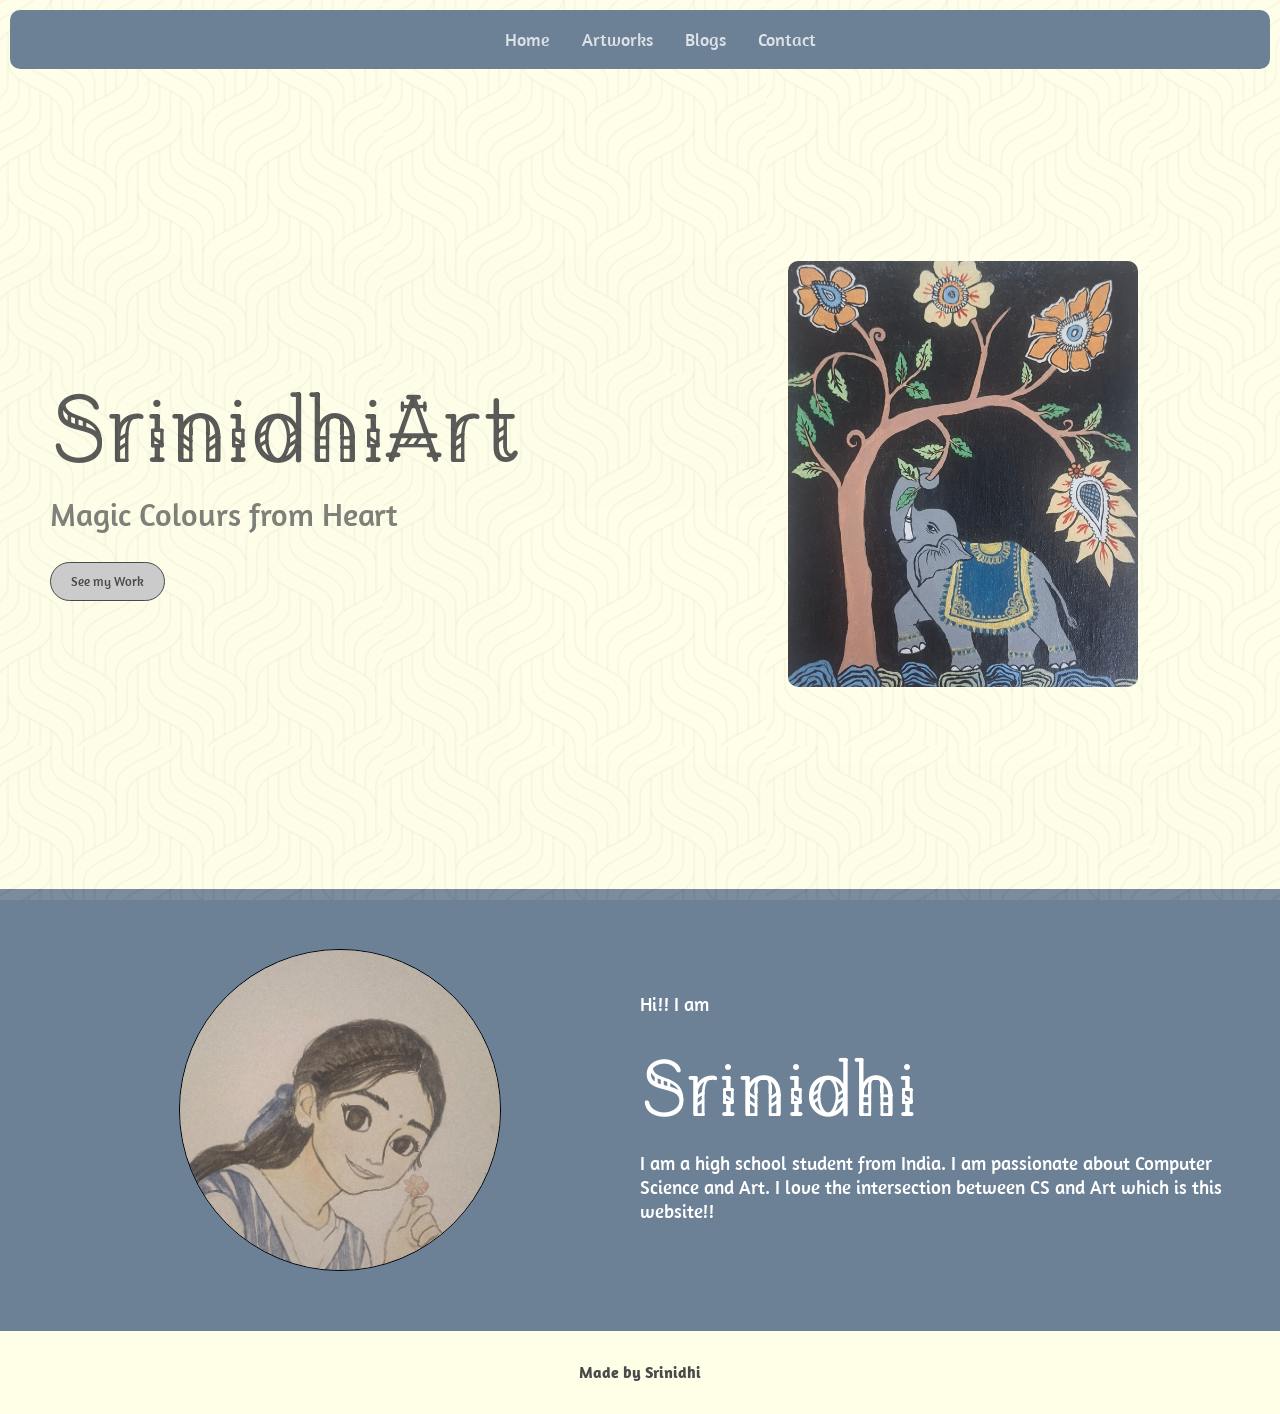
<file: index.html>
<!DOCTYPE html>
<html lang="en">
    <head>
        <title>SrinidhiArt</title>
        <meta charset="UTF-8"/>
        <meta name="viewport" content="width=device-width, initial-scale= 1.0"/>
        <meta name="description" content="SrindhiArt- an Art portfolio for Srinidhi">
        <link rel="icon" type="image/x-icon" href="https://img.icons8.com/?size=100&id=QYMxOoth8foY&format=png&color=000000">
        <link rel="stylesheet" href="styles.css">
        <!--fonts upload-->
        <!--font 1-->
        <link rel="preconnect" href="https://fonts.googleapis.com">
        <link rel="preconnect" href="https://fonts.gstatic.com" crossorigin>
        <link href="https://fonts.googleapis.com/css2?family=Amaranth:ital,wght@0,400;0,700;1,400;1,700&display=swap" rel="stylesheet">
        <!--font 2-->
        <link rel="preconnect" href="https://fonts.googleapis.com">
        <link rel="preconnect" href="https://fonts.gstatic.com" crossorigin>
        <link href="https://fonts.googleapis.com/css2?family=Agu+Display&display=swap" rel="stylesheet">

    </head>
    <body>
        <section id="home" class="home">
            <div class="nav">
                <ul>
                    <li><a href="index.html">Home</a></li>
                    <li><a href="artworks.html">Artworks</a></li>
                    <li><a href="blogs.html">Blogs</a></li>
                    <li><a href="contact.html">Contact</a></li>
                </ul>
            </div>
            <div class="hero-section">
                <div class="hero-text">
                    <h1>SrinidhiArt</h1>
                    <h3>Magic Colours from Heart</h3>
                    <a href="artworks.html"><button>See my Work</button></a>
                </div>
                <div class="hero-image">
                    <img src="artworks/elephant.jpeg" alt="Elephant Painting" loding="lazy">
                </div>
            </div>
        </section>
        <section id="about" class="about">
            <div class="profile-img">
                <img src="artworks/pfp.jpeg" alt="PFP Image" loding="lazy">
            </div>
            <div class="aboutme">
                <p>Hi!! I am</p>
                <h3>Srinidhi</h3>
                <p>I am a high school student from India. I am passionate about Computer Science and Art. I love the intersection between CS and Art which is this website!!</p>
            </div>
        </section>
        <footer>
            <h4 align="center">Made by Srinidhi</h4>
        </footer>
    </body>
</html>
</file>
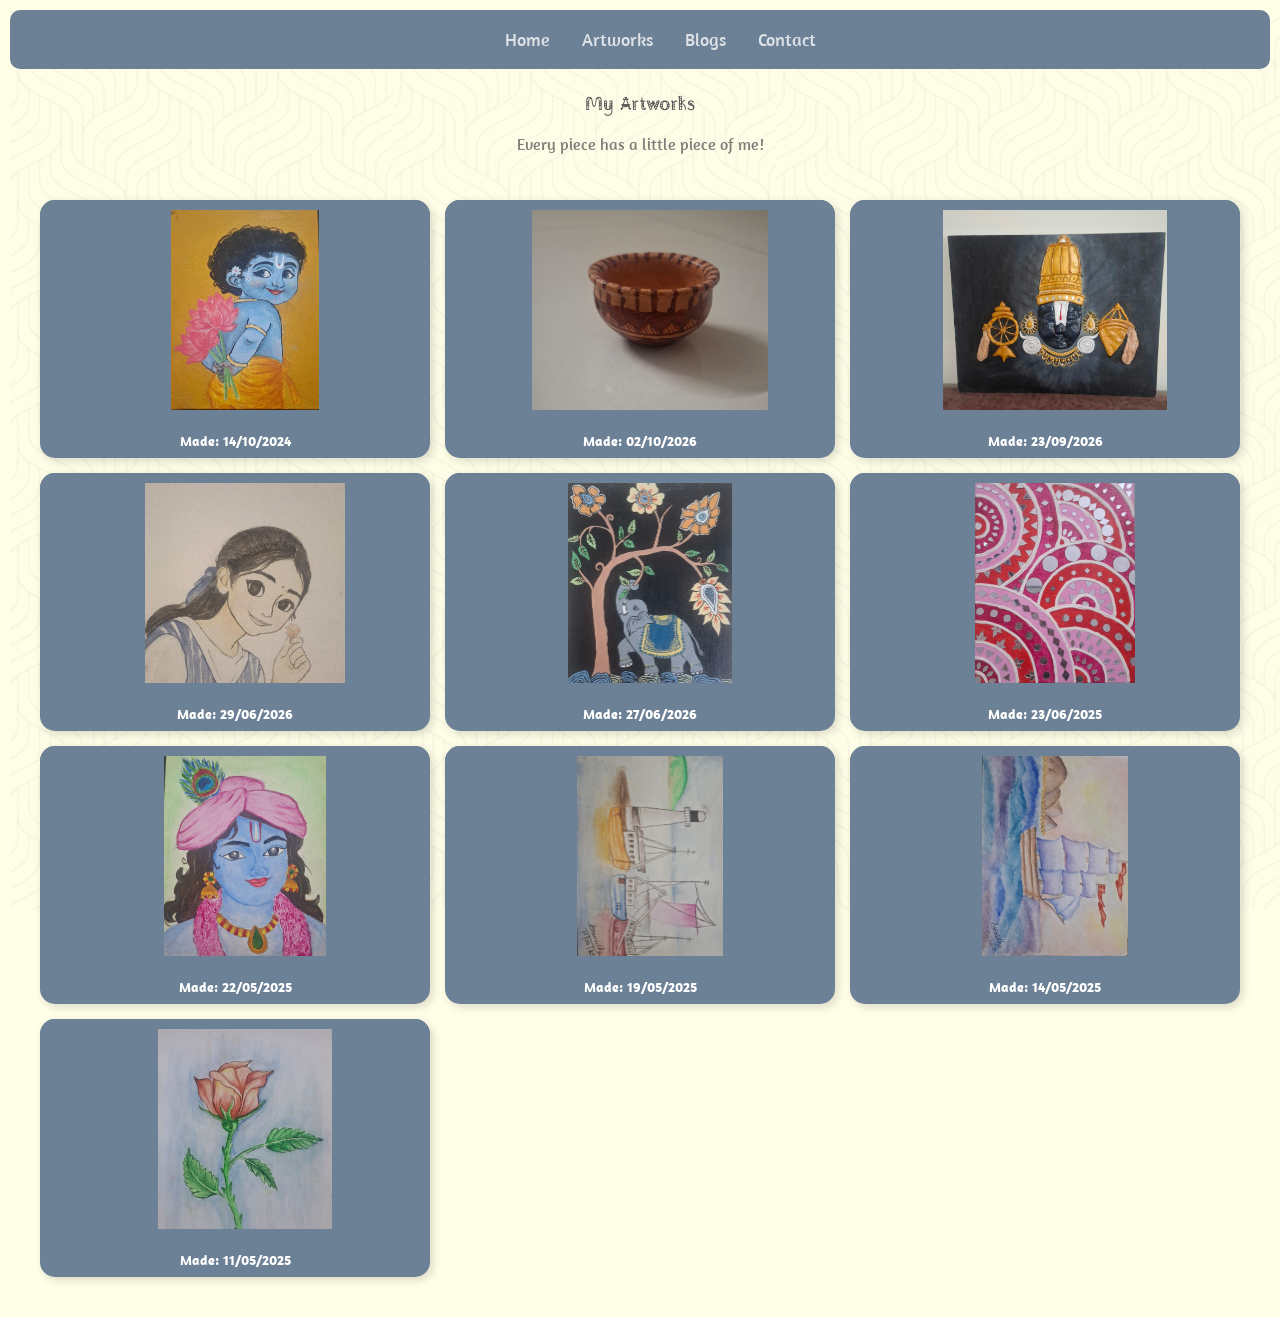
<file: artworks.html>
<!DOCTYPE html>
<html lan="en">
    <head>
        <title>SrinidhiArt|Artworks</title>
        <meta charset="UTF-8"/>
        <meta name="viewport" content="width=device-width, initial-scale= 1.0"/>
        <link rel="icon" type="image/x-icon" href="https://img.icons8.com/?size=100&id=QYMxOoth8foY&format=png&color=000000">
        <link rel="stylesheet" href="styles.css">

        <!--fonts upload-->
        <!--font 1-->
        <link rel="preconnect" href="https://fonts.googleapis.com">
        <link rel="preconnect" href="https://fonts.gstatic.com" crossorigin>
        <link href="https://fonts.googleapis.com/css2?family=Amaranth:ital,wght@0,400;0,700;1,400;1,700&display=swap" rel="stylesheet">
        <!--font 2-->
        <link rel="preconnect" href="https://fonts.googleapis.com">
        <link rel="preconnect" href="https://fonts.gstatic.com" crossorigin>
        <link href="https://fonts.googleapis.com/css2?family=Agu+Display&display=swap" rel="stylesheet">
    </head>
    <body class="artworks-body">
        <section id="artworks" class="artworks">
            <div class="nav">
                <ul>
                    <li><a href="index.html">Home</a></li>
                    <li><a href="artworks.html">Artworks</a></li>
                    <li><a href="blogs.html">Blogs</a></li>
                    <li><a href="contact.html">Contact</a></li>
                </ul>
            </div>
            <section class="artworks-text">
                <h1 align="center">My Artworks</h1>
                <p align="center">Every piece has a little piece of me!</p>
            </section>
            <div class="gallery" id="gallery"></div>
        </section>
        <script src="artworks.js"></script>
    </body>
</html>
</file>
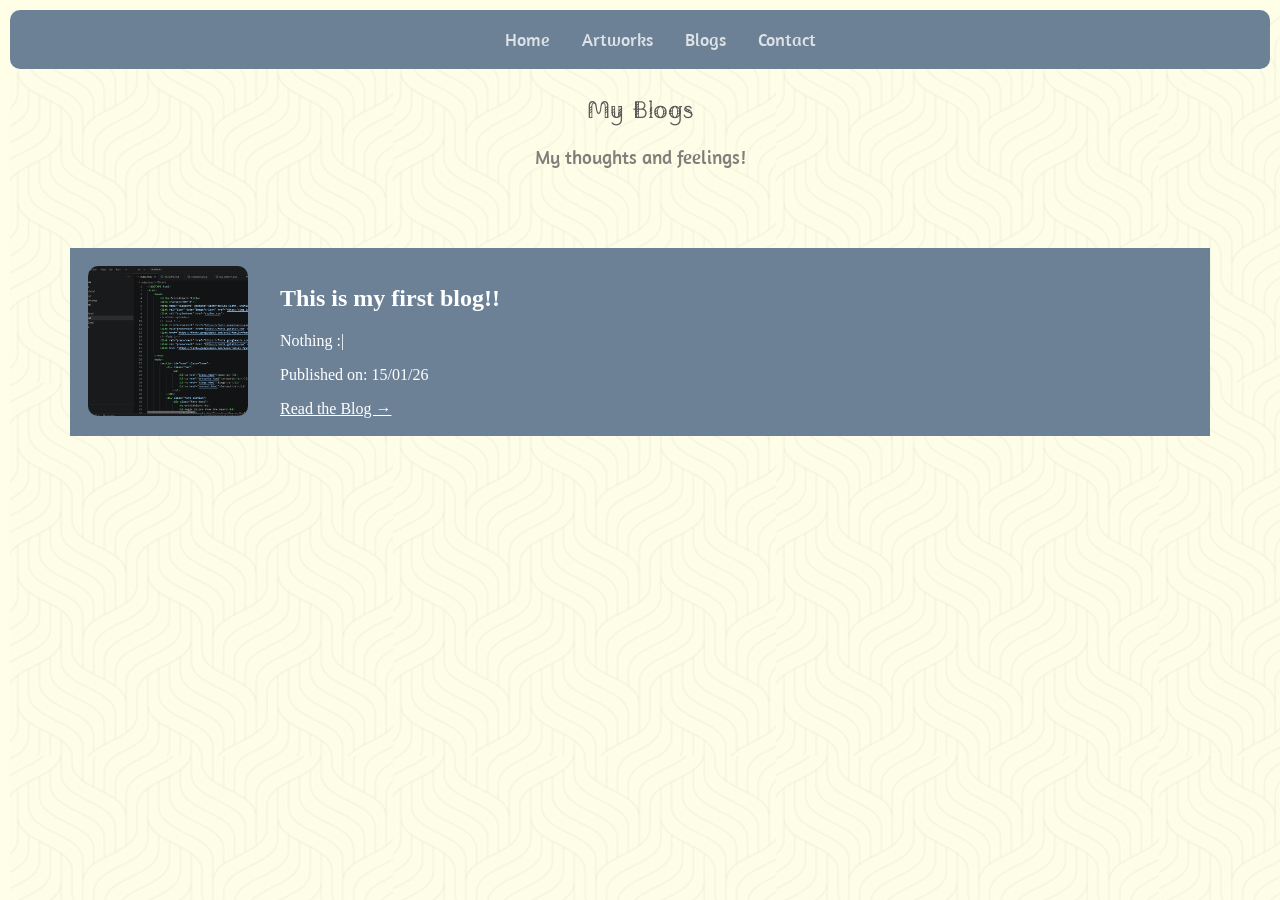
<file: blogs.html>
<!DOCTYPE html>
<html lang="en">
    <head>
        <title>SrinidhiArt|Blogs</title>
        <meta charset="UTF-8"/>
        <meta name="viewport" content="width=device-width, initial-scale= 1.0"/>
        <link rel="icon" type="image/x-icon" href="https://img.icons8.com/?size=100&id=QYMxOoth8foY&format=png&color=000000">
        <link rel="stylesheet" href="styles.css">

        <!--fonts upload-->
        <!--font 1-->
        <link rel="preconnect" href="https://fonts.googleapis.com">
        <link rel="preconnect" href="https://fonts.gstatic.com" crossorigin>
        <link href="https://fonts.googleapis.com/css2?family=Amaranth:ital,wght@0,400;0,700;1,400;1,700&display=swap" rel="stylesheet">
        <!--font 2-->
        <link rel="preconnect" href="https://fonts.googleapis.com">
        <link rel="preconnect" href="https://fonts.gstatic.com" crossorigin>
        <link href="https://fonts.googleapis.com/css2?family=Agu+Display&display=swap" rel="stylesheet">
    </head>
    <body class="blogs-body">
        <section id="blogs" class="blogs">
            <div class="nav">
                <ul>
                    <li><a href="index.html">Home</a></li>
                    <li><a href="artworks.html">Artworks</a></li>
                    <li><a href="blogs.html">Blogs</a></li>
                    <li><a href="contact.html">Contact</a></li>
                </ul>
            </div>
            <div class="blogs-text">
                <h1 align="center">My Blogs</h1>
                <h3 align="center">My thoughts and feelings!</h3>
            </div>
            <div class="blogs-grid" id="blogs-grid"></div>
        </section>
        <script src="blogs.js"></script>
    </body>
</html>
</file>
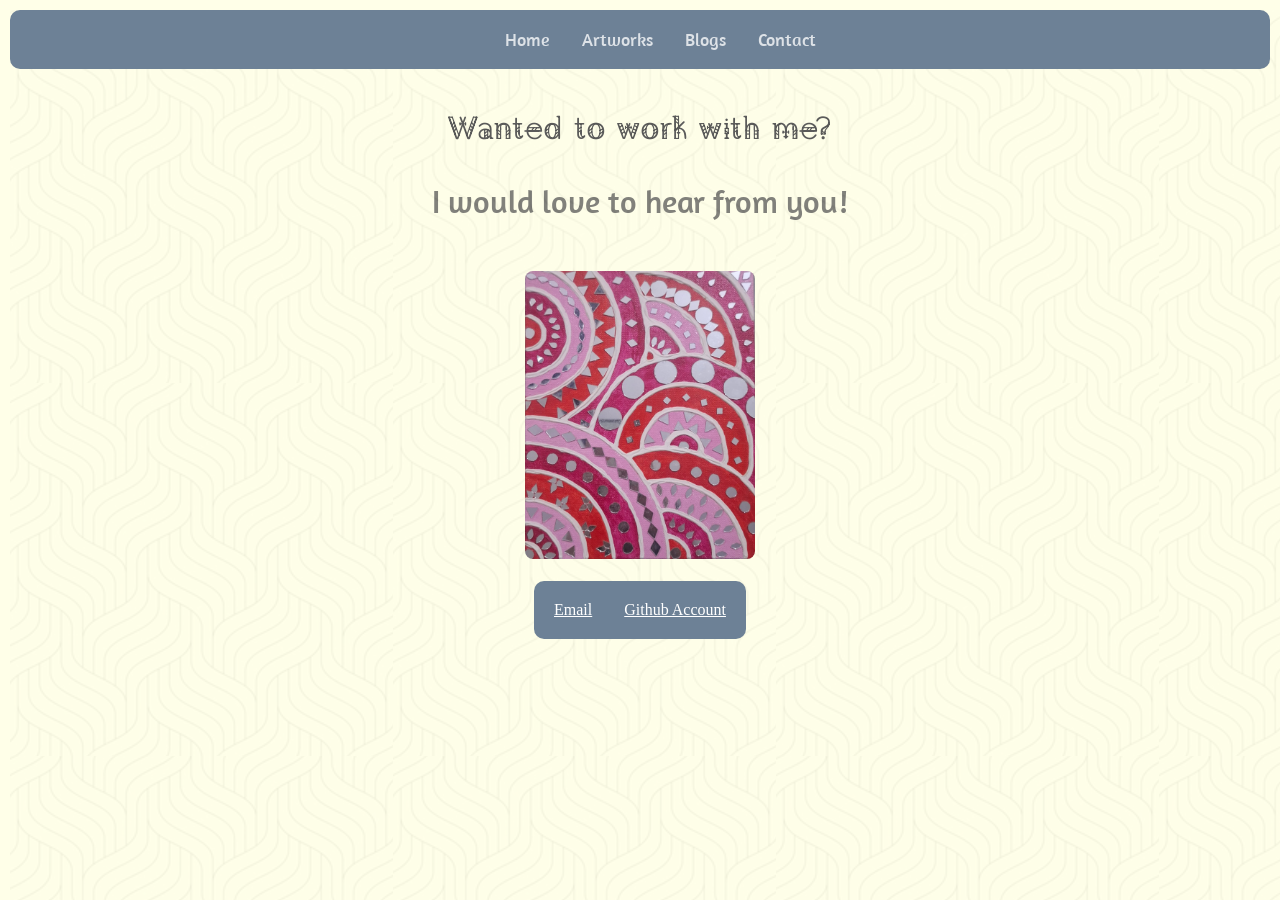
<file: contact.html>
<!DOCTYPE html>
<html lang="en">
    <head>
        <title>SrinidhiArt|Contact</title>
        <meta charset="UTF-8"/>
        <meta name="viewport" content="width=device-width, initial-scale= 1.0"/>
        <link rel="icon" type="image/x-icon" href="https://img.icons8.com/?size=100&id=QYMxOoth8foY&format=png&color=000000">
        <link rel="stylesheet" href="styles.css">

        <!--fonts upload-->
        <!--font 1-->
        <link rel="preconnect" href="https://fonts.googleapis.com">
        <link rel="preconnect" href="https://fonts.gstatic.com" crossorigin>
        <link href="https://fonts.googleapis.com/css2?family=Amaranth:ital,wght@0,400;0,700;1,400;1,700&display=swap" rel="stylesheet">
        <!--font 2-->
        <link rel="preconnect" href="https://fonts.googleapis.com">
        <link rel="preconnect" href="https://fonts.gstatic.com" crossorigin>
        <link href="https://fonts.googleapis.com/css2?family=Agu+Display&display=swap" rel="stylesheet">
    </head>
    <body class="contact-body">
        <section id="contacts" class="contacts">
            <div class="nav">
                <ul>
                    <li><a href="index.html">Home</a></li>
                    <li><a href="artworks.html">Artworks</a></li>
                    <li><a href="blogs.html">Blogs</a></li>
                    <li><a href="contact.html">Contact</a></li>
                </ul>
            </div>
            <section class="contact-text">
                <h1 align="center">Wanted to work with me?</h1>
                <p align="center">I would love to hear from you!</p>
            </section>
            <section class="mandala" align="center">
                <img src="artworks/mirrors.jpeg" alt="Mandala Painting" loding="lazy">
            </section>
            <section class="contact-card">
                <div class="email">
                    <span><a href="mailto:srinidhi.varma22@gmail.com">Email</a></span>
                </div>
                <div class="Github">
                    <span><a href="https://github.com/SrinidhiPakalapati">Github Account</a></span>
                </div>
            </section>
        </section>
    </body>
</html>
</file>
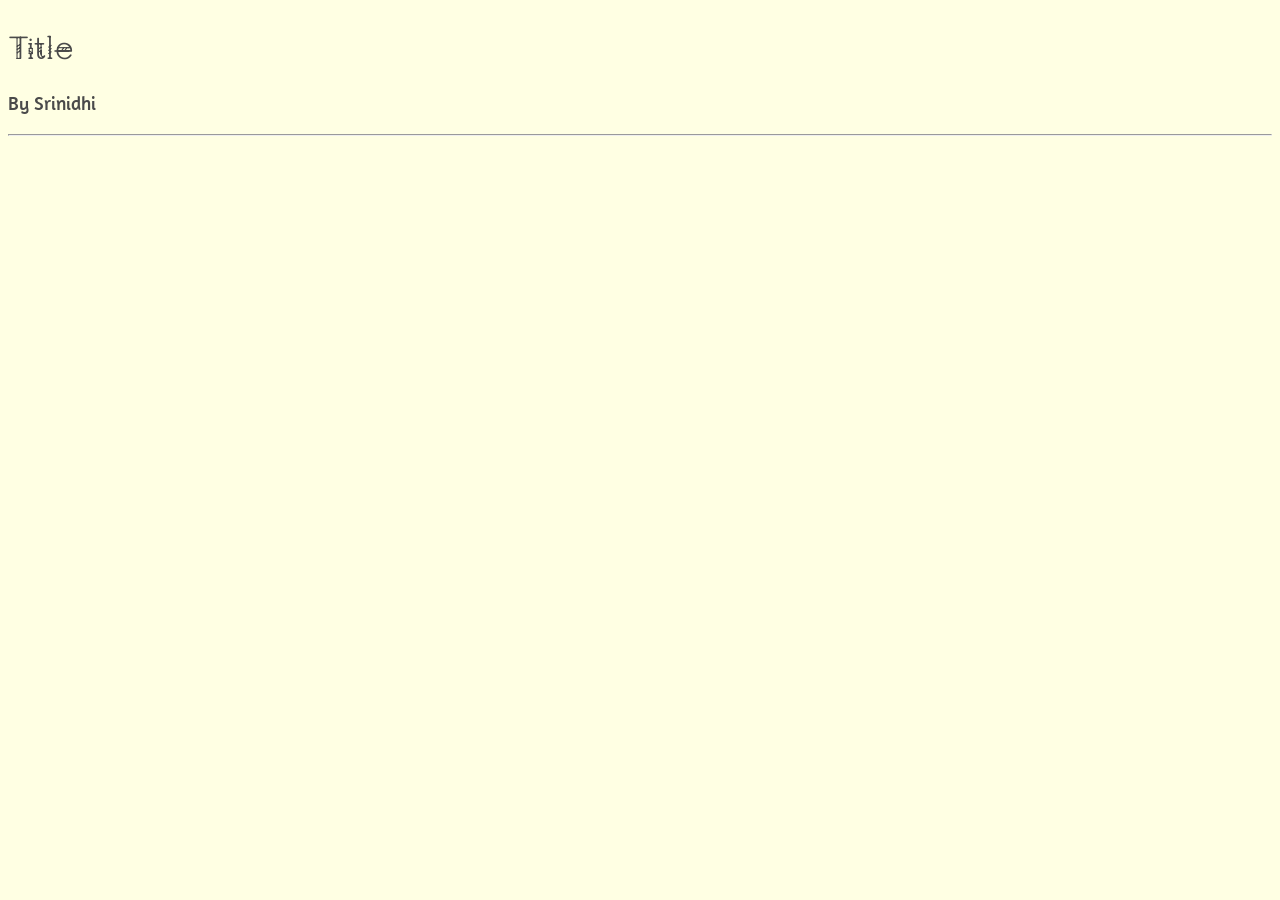
<file: blogs/blog-template.html>
<!--This is a sample template page for blog, this is made so that we can easily copy paste it when making a new blog-->
<!DOCTYPE html>
<html lang="en">
    <head>
        <title>Blog</title>
        <meta charset="UTF-8"/>
        <meta name="viewport" content="width=device-width, initial-scale=1.0"/>

        <link rel="stylesheet" href="blog-styles.css">
        <link href="https://fonts.googleapis.com/css2?family=Amaranth:ital,wght@0,400;0,700;1,400;1,700&display=swap" rel="stylesheet">
        <link href="https://fonts.googleapis.com/css2?family=Agu+Display&display=swap" rel="stylesheet">
    </head>
    <body>
        <h1>Title</h1>
        <h3>By Srinidhi</h3>
        <hr>
        <!--Write the content here using 'p' and 'h2'-->
        <br>
        <br>
    </body>
</html>
</file>
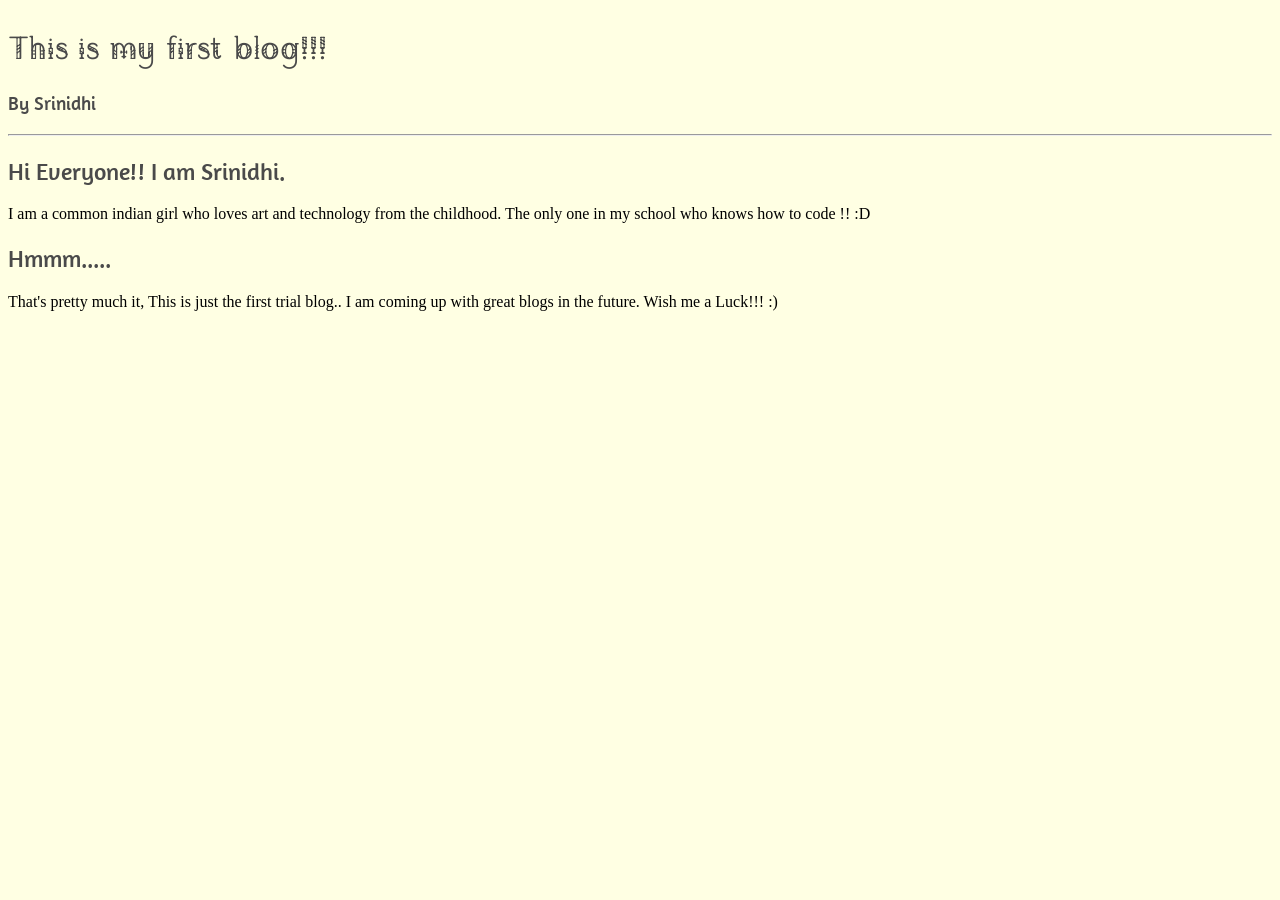
<file: blogs/blog1.html>
<!DOCTYPE html>
<html lang="en">
    <head>
        <title>Blog</title>
        <meta charset="UTF-8"/>
        <meta name="viewport" content="width=device-width, initial-scale=1.0"/>

        <link rel="stylesheet" href="blog-styles.css">
        <link href="https://fonts.googleapis.com/css2?family=Amaranth:ital,wght@0,400;0,700;1,400;1,700&display=swap" rel="stylesheet">
        <link href="https://fonts.googleapis.com/css2?family=Agu+Display&display=swap" rel="stylesheet">
    </head>
    <body>
        <h1>This is my first blog!!!</h1>
        <h3>By Srinidhi</h3>
        <hr>
        <h2>Hi Everyone!! I am Srinidhi.</h2>
        <p>I am a common indian girl who loves art and technology from the childhood. The only one in my school who knows how to code !! :D</p>
        <h2>Hmmm.....</h2>
        <p>That's pretty much it, This is just the first trial blog.. I am coming up with great blogs in the future. Wish me a Luck!!! :) </p>
        <br>
        <br>
    </body>
</html>
</file>
<file: styles.css>
body {
    margin: 0;
    padding: 0;
    position:relative;
}
body::before {
    content:'';
    position:fixed;
    width:100%;
    height:100%;
    background-image: url(bg-pattern.png);
    background-repeat: repeat;
    opacity: 0.1;
    z-index: 0;
}
.home {
    background-color: rgba(255, 255, 227, 0.8);
    height: auto;
    margin:0;
    padding:10px;
}
.nav {
    background-color: rgb(109, 129, 150);
    padding:2px;
    border-radius: 10px;
    position:relative;
    z-index: 4;
}
.nav ul{
    list-style:none;
    display:flex;
    gap: 2rem;
    align-items: center;
    justify-content: center;

}
.nav a{
    font-family: 'Amaranth';
    font-size: 18px;
    color: rgba(255, 255, 255, 0.77);
    text-decoration: none;
    position:relative;
}
.nav a::after {
    content: '';
    position:absolute;
    left:0;
    bottom: -2px;
    width:0;
    height:2px;
    background-color: white;
    transition: width 0.3s ease;
}
.nav a:hover::after {
    width:100%;
}
.hero-section {
    display:flex;
    align-items: center;
    justify-content: space-between;
    height:90vh;
    min-height: 90vh;
}
.hero-section h1{
    font-family: 'Agu Display';
    font-weight: 500;
    font-size:6rem;
    color: rgb(74, 74, 74);
    margin: 0;
    margin-bottom: 2px;
}
.hero-section h3{
    font-family: 'Amaranth';
    font-weight:200;
    font-size:2rem;
    color: rgba(74, 74, 74,0.77);
    margin: 0;
    margin-bottom: 28px;
}
.hero-text button{
    background-color: rgb(203,203,203);
    padding:10px;
    padding-left: 20px;
    padding-right: 20px;
    border: 1.5px solid rgb(74,74,74);
    color: rgb(74, 74, 74);
    border-radius: 20px;
    font-family: 'Amaranth';
    position: relative;
    z-index: 4;
    cursor:pointer;
}
.hero-text {
    padding: 30px;
    margin-left: 10px;
    flex:1;
}
.hero-image {
    display: flex;
    padding: 20px;
    align-items: center;
    justify-content: center;
    flex:1;
}
.hero-image img{
    width:350px;
    border-radius: 10px;
    position: relative;
    z-index: 4;
}

.about {
    background-color: #6d8196;
    padding:40px;
    padding-bottom: 60px;
    padding-top: 60px;
    display:flex;
}
.profile-img {
    width: 50%;
    display: flex;
    align-items: center;
    justify-content: center;
}
.profile-img img{
    width: 20rem;
    border-radius: 50%;
    position: relative;
    z-index: 4;
    border: 1px solid;
}
.aboutme {
    display: flex;
    flex-direction: column;
    width: 50%;
    justify-content: center;
}
.aboutme p{
    color: white;
    font-size: larger;
    font-weight: lighter;
    font-family: 'Amaranth';
    margin: 0;
    margin-bottom: 5px;
}
.aboutme h3{
    color: white;
    font-size: 5rem;
    font-weight: normal;
    font-family:  'Agu Display' ;
    padding: 0;
    margin: 0;
    margin-bottom: 10px;
}

footer {
    background-color: rgba(255, 255, 227, 0.8) ;
    margin: 0px;
    padding:10px;
    font-family: 'Amaranth';
    font-size: 1rem;
    font-weight: lighter;
    position: relative;
    z-index: 4;
    color: #4A4A4A;
}

.artworks-body {
    background-color: rgba(255, 255, 227, 0.8);
    height: auto;
    margin:0;
    padding:10px;
}

.artworks-text h1{
    font-family:  'Agu Display';
    font-weight: normal;
    color: rgb(74, 74, 74);
}

.artworks-text p{
    font-family: 'Amaranth';
    font-weight: lighter;
    color:rgba(74, 74, 74, 0.77);
}

.art-card {
    background-color: #6d8196;
    border-radius: 15px;
    overflow: hidden;
    position: relative;
    z-index: 4;
    box-shadow: 3px 3px 10px rgba(0,0,0,0.15);
}

.art-card img {
    width: 100%;
    height: 200px;
    object-fit: contain;
    background-color: #6d8196;
    padding: 10px;
}

.card-info {
    padding: 8px 12px;
    text-align: center;
}

.art-date {
    color: white;
    font-family: 'Amaranth';
    font-size: 0.85rem;
    font-weight: bold;
    margin: 0;
}

.gallery {
    display: grid;
    grid-template-columns: repeat(3, 1fr);
    gap: 15px;
    padding: 30px;
    position: relative;
    z-index: 4;
}


.blogs-body {
    background-color: rgba(255, 255, 227, 0.8);
    margin: 0;
    padding: 10px;
}


.contact-body {
    background-color: rgba(255, 255, 227, 0.8);
    margin: 0;
    padding: 10px;
}

.contact-text h1 {
    font-family: 'Agu Display';
    font-weight: normal;
    font-size: 2rem;
    color: rgb(74, 74, 74);
    margin-bottom: 10px;
}

.contact-text p{
    font-family: 'Amaranth';
    font-weight: lighter;
    font-size: 2rem;
    color: rgba(74, 74, 74, 0.77);
}

.contact-card {
    background-color: rgb(109, 129, 150);
    border-radius: 10px;
    padding:20px;
    position:relative;
    z-index: 10;
    display:flex;
    align-items: center;
    gap: 2rem;
    width: fit-content;
    margin: 0 auto;
}

.contact-card a{
    color:white;
}
.mandala img{
    height:18rem;
    border-radius: 8px;
    position:relative;
    z-index: 10;
}
.mandala {
    padding:18px;
}

.blogs-text h1{
    font-family: 'Agu Display';
    font-weight: lighter;
    color: rgb(74,74,74);
}

.blogs-text h3 {
    font-family: 'Amaranth';
    font-weight: 2rem;
    font-weight: lighter;
    color: rgba(74, 74, 74, 0.77);
}

.blogs-grid {
    padding:60px;
    display:flex;
    flex-direction: column;
    gap:28px;
}

.blog-card {
    background-color: rgb(109, 129, 150);
    padding:18px;
    display:flex;
    gap: 2rem;
    position:relative;
    z-index: 10;
    color:white;
    font-weight: 50px;
}

.blog-card a{
    color:white;
}
.blog-thumb {
    max-height: 150px;
    width: 160px;
    border-radius: 10px;
    object-fit: cover;
    flex-shrink: 0;
}


@media (max-width: 768px) {
    .hero-section{
        flex-direction: column;
        text-align: center;
        padding: 20px;
    }
    .hero-section h1{
        font-size:3rem;
    }
    .hero-image img{
        width:250px;
    }
    .about {
        flex-direction: column;
        align-items: center;
        text-align: center;
        padding: 40px 20px;
    }

    .profile-img {
        width: 100%;
        margin-bottom: 20px;
    }

    .profile-img img {
        width: 200px;
    }

    .aboutme {
        width: 100%;
        align-items: center;
    }

    .aboutme h3 {
        font-size: 3rem;
    }
    .contact-text h1 {
    font-size: 1.6rem;
    }
    .contact-text p {
    font-size: 1.2rem;
    }
    .blog-card{
        flex-direction: column;
    }
    
}
</file>
<file: blogs/blog-styles.css>
body{
    background-color: rgb(255, 255, 227);
}
h1{
    font-family: 'Agu Display';
    font-weight:normal;
    color: rgb(74, 74, 74);
}
h3{
    font-family: 'Amaranth';
    font-weight:normal;
    color: rgb(74, 74, 74);
}
h2{
    font-family: 'Amaranth';
    font-weight:normal;
    color: rgb(74, 74, 74);
}
</file>
